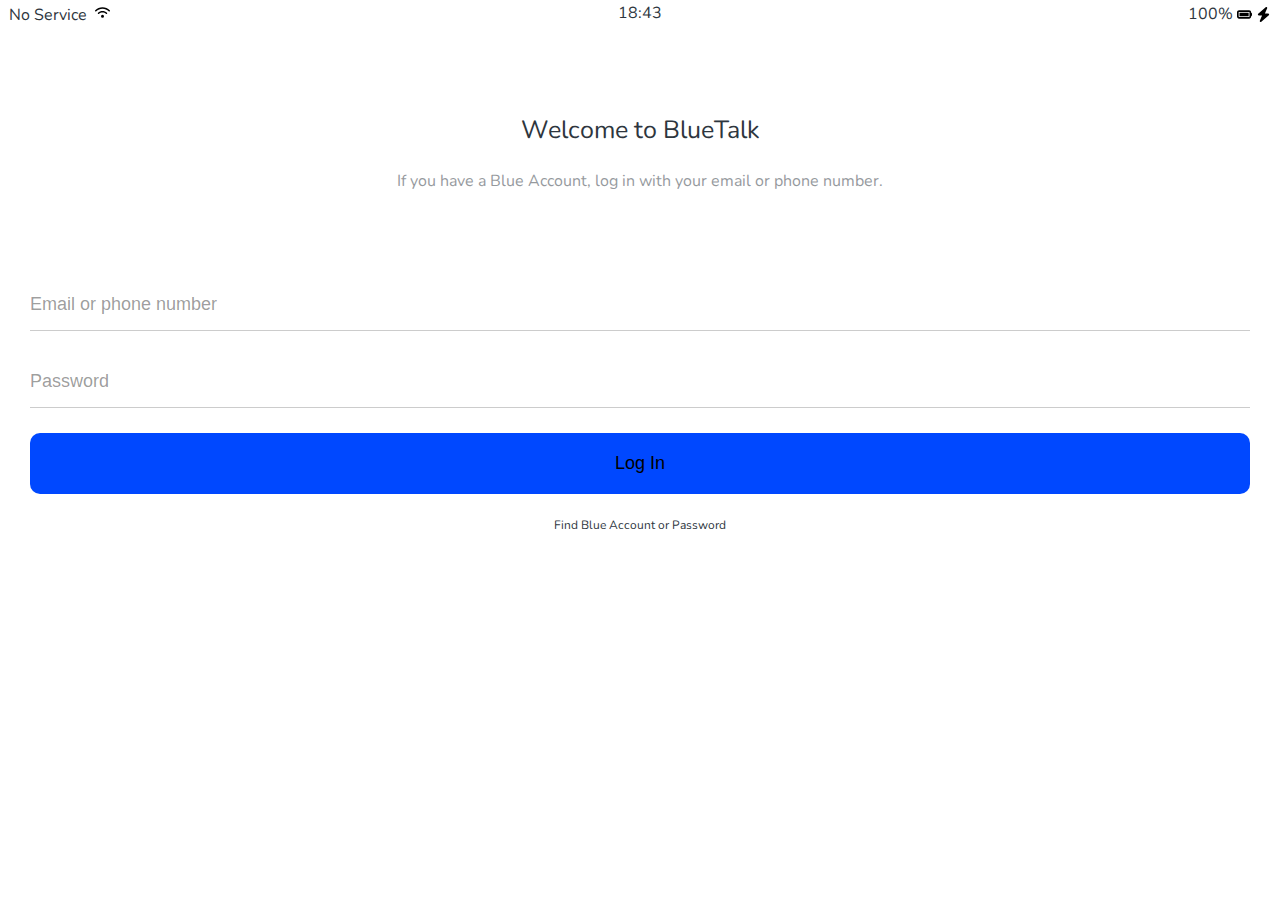
<file: index.html>
<!DOCTYPE html>
<html lang="en">
  <head>
    <link rel="stylesheet" href="css/styles.css" />
    <meta charset="UTF-8" />
    <meta name="viewport" content="width=device-width, initial-scale=1.0" />
    <title>Welcome to Kokoa Clone</title>
  </head>

  <body>
    <div class="status-bar">
      <div class="status-bar__column">
        <span>No Service</span>
        <svg
          class="wifiicon"
          width="15px"
          height="15px"
          xmlns="http://www.w3.org/2000/svg"
          viewBox="0 0 640 512"
        >
          <!--!Font Awesome Free 6.6.0 by @fontawesome - https://fontawesome.com License - https://fontawesome.com/license/free Copyright 2024 Fonticons, Inc.-->
          <path
            d="M54.2 202.9C123.2 136.7 216.8 96 320 96s196.8 40.7 265.8 106.9c12.8 12.2 33 11.8 45.2-.9s11.8-33-.9-45.2C549.7 79.5 440.4 32 320 32S90.3 79.5 9.8 156.7C-2.9 169-3.3 189.2 8.9 202s32.5 13.2 45.2 .9zM320 256c56.8 0 108.6 21.1 148.2 56c13.3 11.7 33.5 10.4 45.2-2.8s10.4-33.5-2.8-45.2C459.8 219.2 393 192 320 192s-139.8 27.2-190.5 72c-13.3 11.7-14.5 31.9-2.8 45.2s31.9 14.5 45.2 2.8c39.5-34.9 91.3-56 148.2-56zm64 160a64 64 0 1 0 -128 0 64 64 0 1 0 128 0z"
          />
        </svg>
      </div>
      <div class="status-bar__column">
        <span>18:43</span>
      </div>
      <div class="status-bar__column">
        <span>100%</span>
        <svg
          class="batteryicon"
          width="15px"
          height="15px"
          xmlns="http://www.w3.org/2000/svg"
          viewBox="0 0 576 512"
        >
          <!--!Font Awesome Free 6.6.0 by @fontawesome - https://fontawesome.com License - https://fontawesome.com/license/free Copyright 2024 Fonticons, Inc.-->
          <path
            d="M464 160c8.8 0 16 7.2 16 16l0 160c0 8.8-7.2 16-16 16L80 352c-8.8 0-16-7.2-16-16l0-160c0-8.8 7.2-16 16-16l384 0zM80 96C35.8 96 0 131.8 0 176L0 336c0 44.2 35.8 80 80 80l384 0c44.2 0 80-35.8 80-80l0-16c17.7 0 32-14.3 32-32l0-64c0-17.7-14.3-32-32-32l0-16c0-44.2-35.8-80-80-80L80 96zm368 96L96 192l0 128 352 0 0-128z"
          />
        </svg>
        <svg
          class="lightningicon"
          width="15px"
          height="15px"
          xmlns="http://www.w3.org/2000/svg"
          viewBox="0 0 448 512"
        >
          <!--!Font Awesome Free 6.6.0 by @fontawesome - https://fontawesome.com License - https://fontawesome.com/license/free Copyright 2024 Fonticons, Inc.-->
          <path
            d="M349.4 44.6c5.9-13.7 1.5-29.7-10.6-38.5s-28.6-8-39.9 1.8l-256 224c-10 8.8-13.6 22.9-8.9 35.3S50.7 288 64 288l111.5 0L98.6 467.4c-5.9 13.7-1.5 29.7 10.6 38.5s28.6 8 39.9-1.8l256-224c10-8.8 13.6-22.9 8.9-35.3s-16.6-20.7-30-20.7l-111.5 0L349.4 44.6z"
          />
        </svg>
      </div>
    </div>

    <header class="welcome-header">
      <h1 class="welcome-header__title">Welcome to BlueTalk</h1>
      <p class="welcome-header__text">
        If you have a Blue Account, log in with your email or phone number.
      </p>
    </header>

    <form action="friends.html" method="get" id="login-form">
      <input name="username" type="text" placeholder="Email or phone number" />
      <input name="password" type="password" placeholder="Password" />
      <input type="submit" value="Log In" />
      <a href="#">Find Blue Account or Password</a>
    </form>
  </body>
</html>
</file>
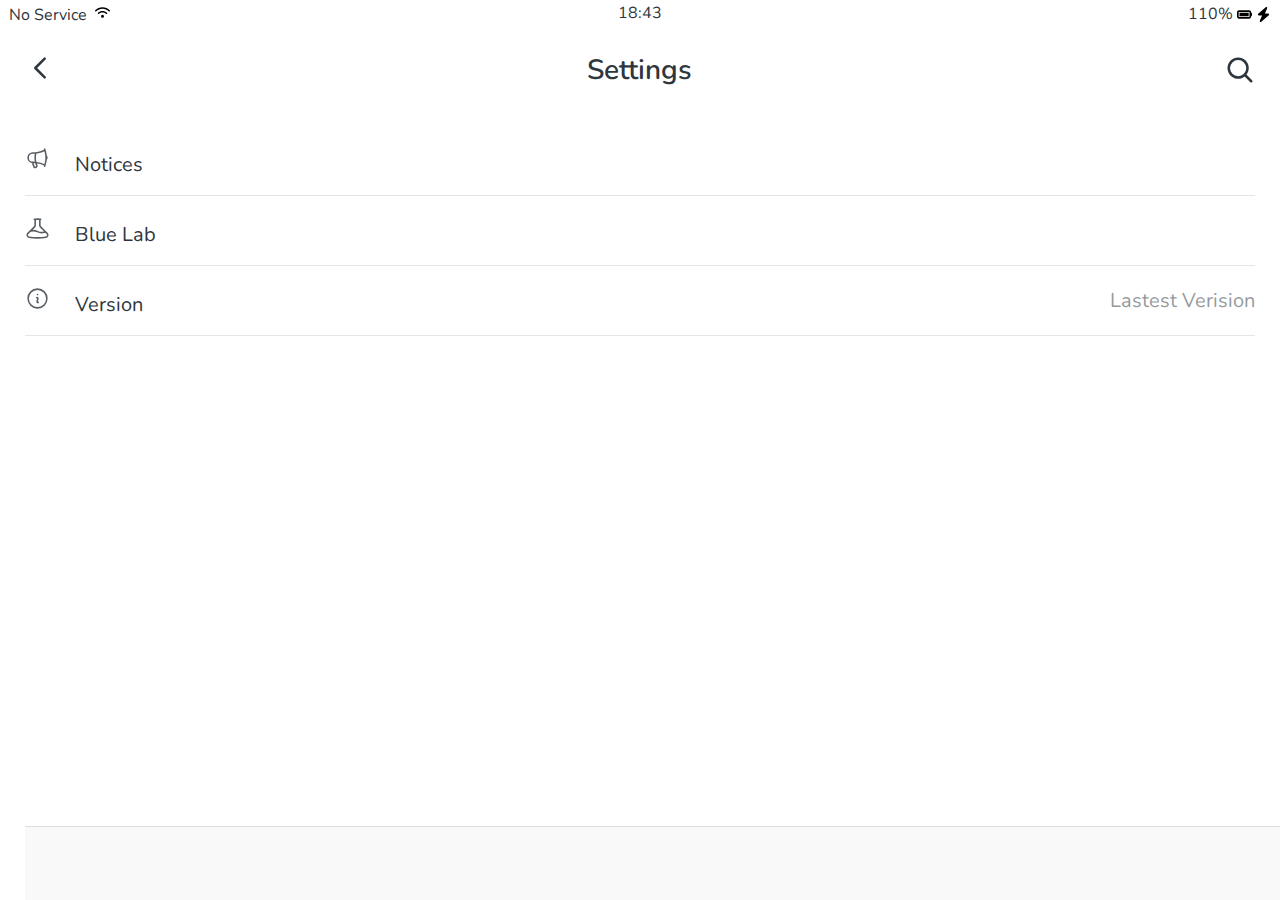
<file: settings.html>
<!DOCTYPE html>
<html lang="en">
  <head>
    <link rel="stylesheet" href="css/styles.css" />
    <meta charset="UTF-8" />
    <meta name="viewport" content="width=device-width, initial-scale=1.0" />
    <title>Settings - Blue Cone</title>
  </head>

  <body>

    <!--status-bar-->
    <div class="status-bar">
      <div class="status-bar__column">
        <span>No Service</span>
        <svg
          class="wifiicon"
          width="15px"
          height="15px"
          xmlns="http://www.w3.org/2000/svg"
          viewBox="0 0 640 512"
        >
          <!--!Font Awesome Free 6.6.0 by @fontawesome - https://fontawesome.com License - https://fontawesome.com/license/free Copyright 2024 Fonticons, Inc.-->
          <path
            d="M54.2 202.9C123.2 136.7 216.8 96 320 96s196.8 40.7 265.8 106.9c12.8 12.2 33 11.8 45.2-.9s11.8-33-.9-45.2C549.7 79.5 440.4 32 320 32S90.3 79.5 9.8 156.7C-2.9 169-3.3 189.2 8.9 202s32.5 13.2 45.2 .9zM320 256c56.8 0 108.6 21.1 148.2 56c13.3 11.7 33.5 10.4 45.2-2.8s10.4-33.5-2.8-45.2C459.8 219.2 393 192 320 192s-139.8 27.2-190.5 72c-13.3 11.7-14.5 31.9-2.8 45.2s31.9 14.5 45.2 2.8c39.5-34.9 91.3-56 148.2-56zm64 160a64 64 0 1 0 -128 0 64 64 0 1 0 128 0z"
          />
        </svg>
      </div>
      <div class="status-bar__column">
        <span>18:43</span>
      </div>
      <div class="status-bar__column">
        <span>110%</span>
        <svg
          class="batteryicon"
          width="15px"
          height="15px"
          xmlns="http://www.w3.org/2000/svg"
          viewBox="0 0 576 512"
        >
          <!--!Font Awesome Free 6.6.0 by @fontawesome - https://fontawesome.com License - https://fontawesome.com/license/free Copyright 2024 Fonticons, Inc.-->
          <path
            d="M464 160c8.8 0 16 7.2 16 16l0 160c0 8.8-7.2 16-16 16L80 352c-8.8 0-16-7.2-16-16l0-160c0-8.8 7.2-16 16-16l384 0zM80 96C35.8 96 0 131.8 0 176L0 336c0 44.2 35.8 80 80 80l384 0c44.2 0 80-35.8 80-80l0-16c17.7 0 32-14.3 32-32l0-64c0-17.7-14.3-32-32-32l0-16c0-44.2-35.8-80-80-80L80 96zm368 96L96 192l0 128 352 0 0-128z"
          />
        </svg>
        <svg
          class="lightningicon"
          width="15px"
          height="15px"
          xmlns="http://www.w3.org/2000/svg"
          viewBox="0 0 448 512"
        >
          <!--!Font Awesome Free 6.6.0 by @fontawesome - https://fontawesome.com License - https://fontawesome.com/license/free Copyright 2024 Fonticons, Inc.-->
          <path
            d="M349.4 44.6c5.9-13.7 1.5-29.7-10.6-38.5s-28.6-8-39.9 1.8l-256 224c-10 8.8-13.6 22.9-8.9 35.3S50.7 288 64 288l111.5 0L98.6 467.4c-5.9 13.7-1.5 29.7 10.6 38.5s28.6 8 39.9-1.8l256-224c10-8.8 13.6-22.9 8.9-35.3s-16.6-20.7-30-20.7l-111.5 0L349.4 44.6z"
          />
        </svg>
      </div>
    </div>


    <!--title-header-->
    <header class="alt-header">
        <div class="alt-header__column">
          <a href="more.html">
            <svg xmlns="http://www.w3.org/2000/svg" fill="none" viewBox="0 0 24 24" stroke-width="2" stroke="currentColor" class="alt-header__icon">
                <path stroke-linecap="round" stroke-linejoin="round" d="M15.75 19.5 8.25 12l7.5-7.5" />
              </svg>         
          </a>      
        </div>
        <div class="alt-header__column">
            <h1 class="alt-header__title">Settings</h1>
        </div>
        <div class="alt-header__column">
            <svg xmlns="http://www.w3.org/2000/svg" fill="none" viewBox="0 0 24 24" stroke-width="2" stroke="currentColor" class="alt-header__icon">
                <path stroke-linecap="round" stroke-linejoin="round" d="m21 21-5.197-5.197m0 0A7.5 7.5 0 1 0 5.196 5.196a7.5 7.5 0 0 0 10.607 10.607Z" />
              </svg>
              
        </div>
    </header>


    <!--main-screen-->
    <main class="main-screen">
        <ul class="settings-list">
            <li class="settings__setting">
              <div class="settings__setting-column">
                <svg xmlns="http://www.w3.org/2000/svg" fill="none" viewBox="0 0 24 24" stroke-width="1.5" stroke="currentColor" class="settings__icon">
                    <path stroke-linecap="round" stroke-linejoin="round" d="M10.34 15.84c-.688-.06-1.386-.09-2.09-.09H7.5a4.5 4.5 0 1 1 0-9h.75c.704 0 1.402-.03 2.09-.09m0 9.18c.253.962.584 1.892.985 2.783.247.55.06 1.21-.463 1.511l-.657.38c-.551.318-1.26.117-1.527-.461a20.845 20.845 0 0 1-1.44-4.282m3.102.069a18.03 18.03 0 0 1-.59-4.59c0-1.586.205-3.124.59-4.59m0 9.18a23.848 23.848 0 0 1 8.835 2.535M10.34 6.66a23.847 23.847 0 0 0 8.835-2.535m0 0A23.74 23.74 0 0 0 18.795 3m.38 1.125a23.91 23.91 0 0 1 1.014 5.395m-1.014 8.855c-.118.38-.245.754-.38 1.125m.38-1.125a23.91 23.91 0 0 0 1.014-5.395m0-3.46c.495.413.811 1.035.811 1.73 0 .695-.316 1.317-.811 1.73m0-3.46a24.347 24.347 0 0 1 0 3.46" />
                  </svg>                  
                <span>Notices</span>
              </div>
              <div class="settings__setting-column"></div>
            </li>
            <li class="settings__setting">
              <div class="settings__setting-column">
                <svg xmlns="http://www.w3.org/2000/svg" fill="none" viewBox="0 0 24 24" stroke-width="1.5" stroke="currentColor" class="settings__icon">
                    <path stroke-linecap="round" stroke-linejoin="round" d="M9.75 3.104v5.714a2.25 2.25 0 0 1-.659 1.591L5 14.5M9.75 3.104c-.251.023-.501.05-.75.082m.75-.082a24.301 24.301 0 0 1 4.5 0m0 0v5.714c0 .597.237 1.17.659 1.591L19.8 15.3M14.25 3.104c.251.023.501.05.75.082M19.8 15.3l-1.57.393A9.065 9.065 0 0 1 12 15a9.065 9.065 0 0 0-6.23-.693L5 14.5m14.8.8 1.402 1.402c1.232 1.232.65 3.318-1.067 3.611A48.309 48.309 0 0 1 12 21c-2.773 0-5.491-.235-8.135-.687-1.718-.293-2.3-2.379-1.067-3.61L5 14.5" />
                  </svg>                  
                <span>Blue Lab</span>
              </div>
              <div class="settings__setting-column"></div>
            </li>
            <li class="settings__setting">
              <div class="settings__setting-column">
                <svg xmlns="http://www.w3.org/2000/svg" fill="none" viewBox="0 0 24 24" stroke-width="1.5" stroke="currentColor" class="settings__icon">
                    <path stroke-linecap="round" stroke-linejoin="round" d="m11.25 11.25.041-.02a.75.75 0 0 1 1.063.852l-.708 2.836a.75.75 0 0 0 1.063.853l.041-.021M21 12a9 9 0 1 1-18 0 9 9 0 0 1 18 0Zm-9-3.75h.008v.008H12V8.25Z" />
                  </svg>                  
                <span>Version</span>
              </div>
              <div class="settings__setting-column">Lastest Verision</div>
            </li>
        </ul>


    <!--nav-bar-->
    <nav class="nav">
      <ul class="nav__list">
        <li class="nav__btn">
          <a class="nav__link" href="friends.html">
            <svg
              xmlns="http://www.w3.org/2000/svg"
              fill="none"
              viewBox="0 0 24 24"
              stroke-width="1.5"
              stroke="currentColor"
              class="nav__icons"
            >
              <path
                stroke-linecap="round"
                stroke-linejoin="round"
                d="M15.75 6a3.75 3.75 0 1 1-7.5 0 3.75 3.75 0 0 1 7.5 0ZM4.501 20.118a7.5 7.5 0 0 1 14.998 0A17.933 17.933 0 0 1 12 21.75c-2.676 0-5.216-.584-7.499-1.632Z"
              />
            </svg>
          </a>
        </li>
        <li class="nav__btn">
          <a class="nav__link" href="chats.html"
            ><svg xmlns="http://www.w3.org/2000/svg" fill="none" viewBox="0 0 24 24" stroke-width="1.5" stroke="currentColor" class="nav__icons">
                <path stroke-linecap="round" stroke-linejoin="round" d="M12 20.25c4.97 0 9-3.694 9-8.25s-4.03-8.25-9-8.25S3 7.444 3 12c0 2.104.859 4.023 2.273 5.48.432.447.74 1.04.586 1.641a4.483 4.483 0 0 1-.923 1.785A5.969 5.969 0 0 0 6 21c1.282 0 2.47-.402 3.445-1.087.81.22 1.668.337 2.555.337Z" />
              </svg>
              
          </a>
        </li>
        <li class="nav__btn">
          <a class="nav__link" href="find.html"
            ><svg
              xmlns="http://www.w3.org/2000/svg"
              fill="none"
              class="nav__icons"
              viewBox="0 0 24 24"
              stroke-width="1.5"
              stroke="currentColor"
            >
              <path
                stroke-linecap="round"
                stroke-linejoin="round"
                d="m21 21-5.197-5.197m0 0A7.5 7.5 0 1 0 5.196 5.196a7.5 7.5 0 0 0 10.607 10.607Z"
              />
            </svg>
          </a>
        </li>
        <li class="nav__btn">
          <a class="nav__link" href="more.html"
            ><svg
              xmlns="http://www.w3.org/2000/svg"
              fill="none"
              class="nav__icons"
              viewBox="0 0 24 24"
              stroke-width="1.5"
              stroke="currentColor"
            >
              <path
                stroke-linecap="round"
                stroke-linejoin="round"
                d="M6.75 12a.75.75 0 1 1-1.5 0 .75.75 0 0 1 1.5 0ZM12.75 12a.75.75 0 1 1-1.5 0 .75.75 0 0 1 1.5 0ZM18.75 12a.75.75 0 1 1-1.5 0 .75.75 0 0 1 1.5 0Z"
              />
            </svg>
          </a>
        </li>
      </ul>
    </nav>

  </body>

</html>
</file>
<file: css/styles.css>
@import "reset.css";
@import "variables.css";

/* Componenets*/
@import "components/status-bar.css";
@import "components/nav-bar.css";
@import "components/screen-header.css";
@import "components/alt-screen-header.css";
@import "components/friends.css";
@import "components/user-component.css";
@import "components/badge.css";
@import "components/icon-row.css";

/* Screens */
@import "screens/login.css";
@import "screens/find.css";
@import "screens/more.css";
@import "screens/settings.css";
@import "screens/chat.css";

/* Fonts */
@import url("https://fonts.googleapis.com/css2?family=Nunito:ital,wght@0,200..1000;1,200..1000&family=Roboto+Mono:ital,wght@0,100..700;1,100..700&display=swap");

body {
  color: #2e363e;
  font-family: "Nunito", sans-serif;
}

.main-screen {
  padding: 0px var(--horizontal-space);
}
</file>
